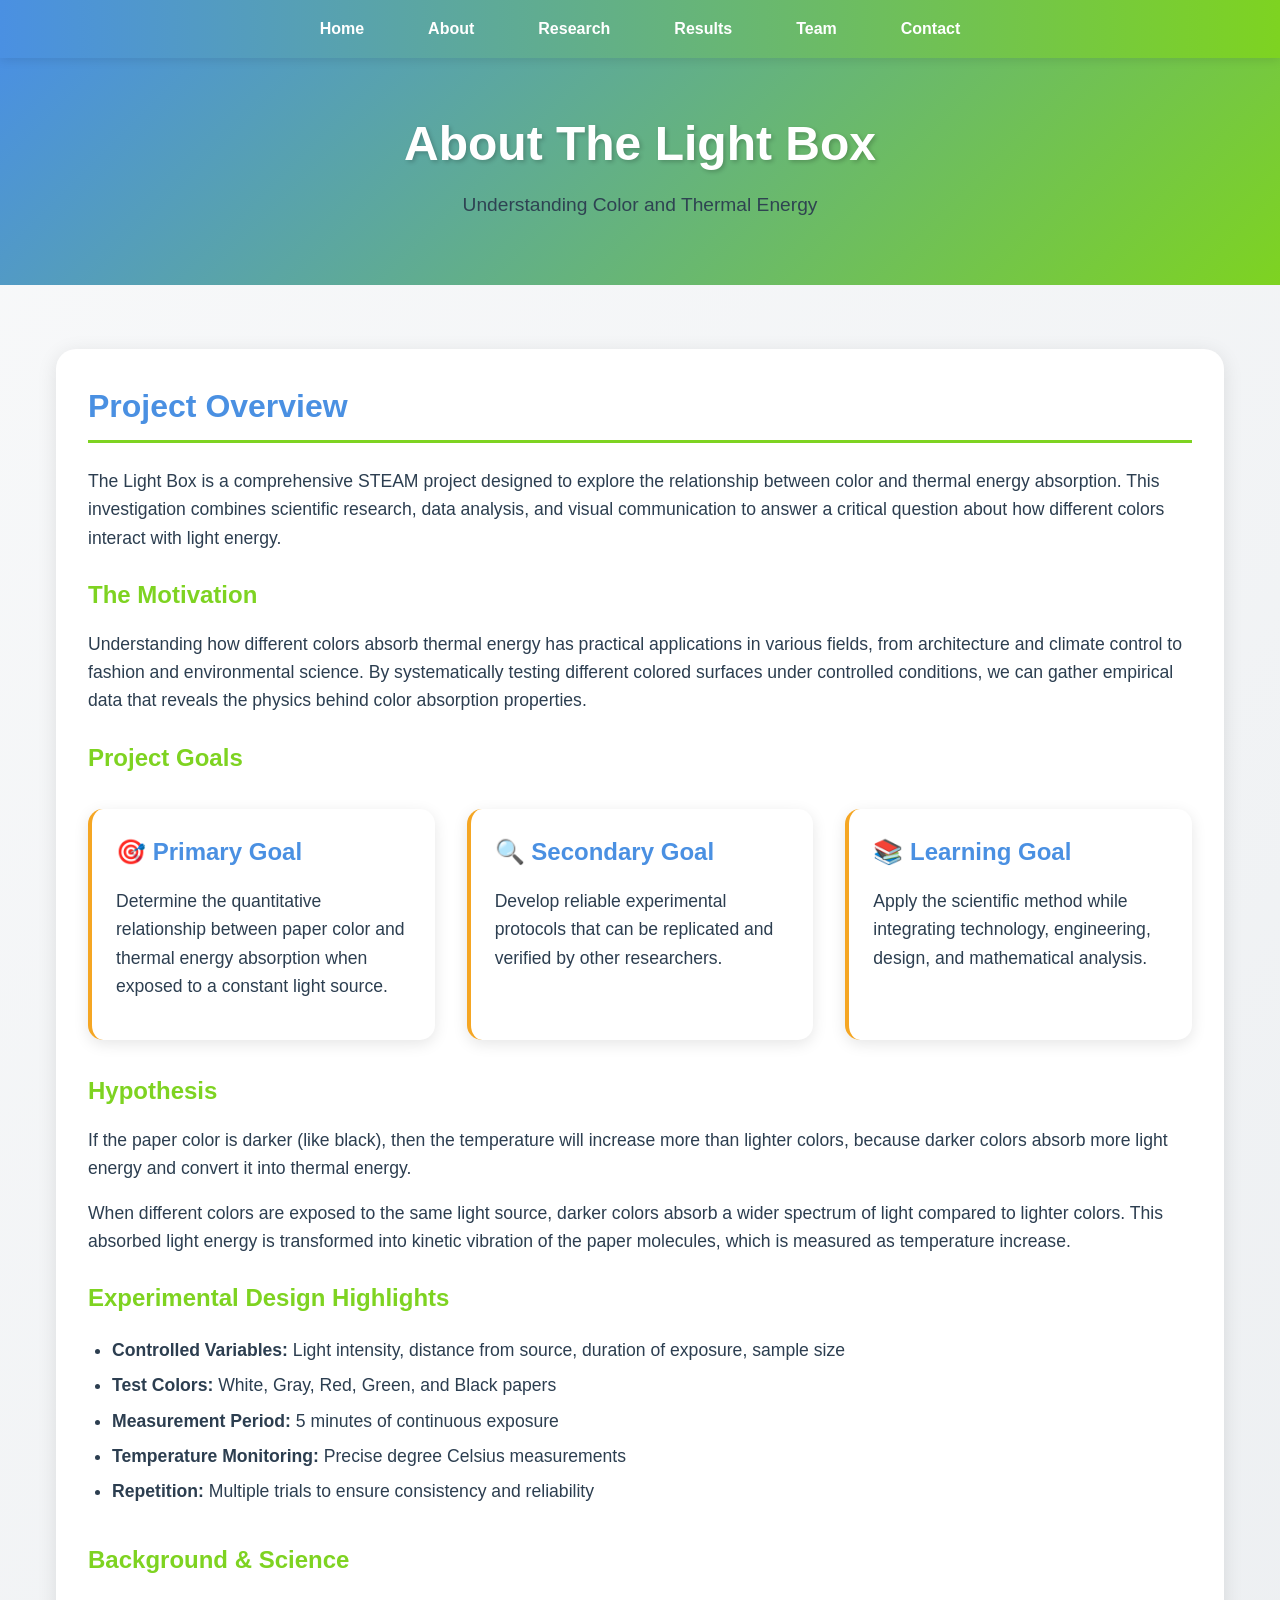
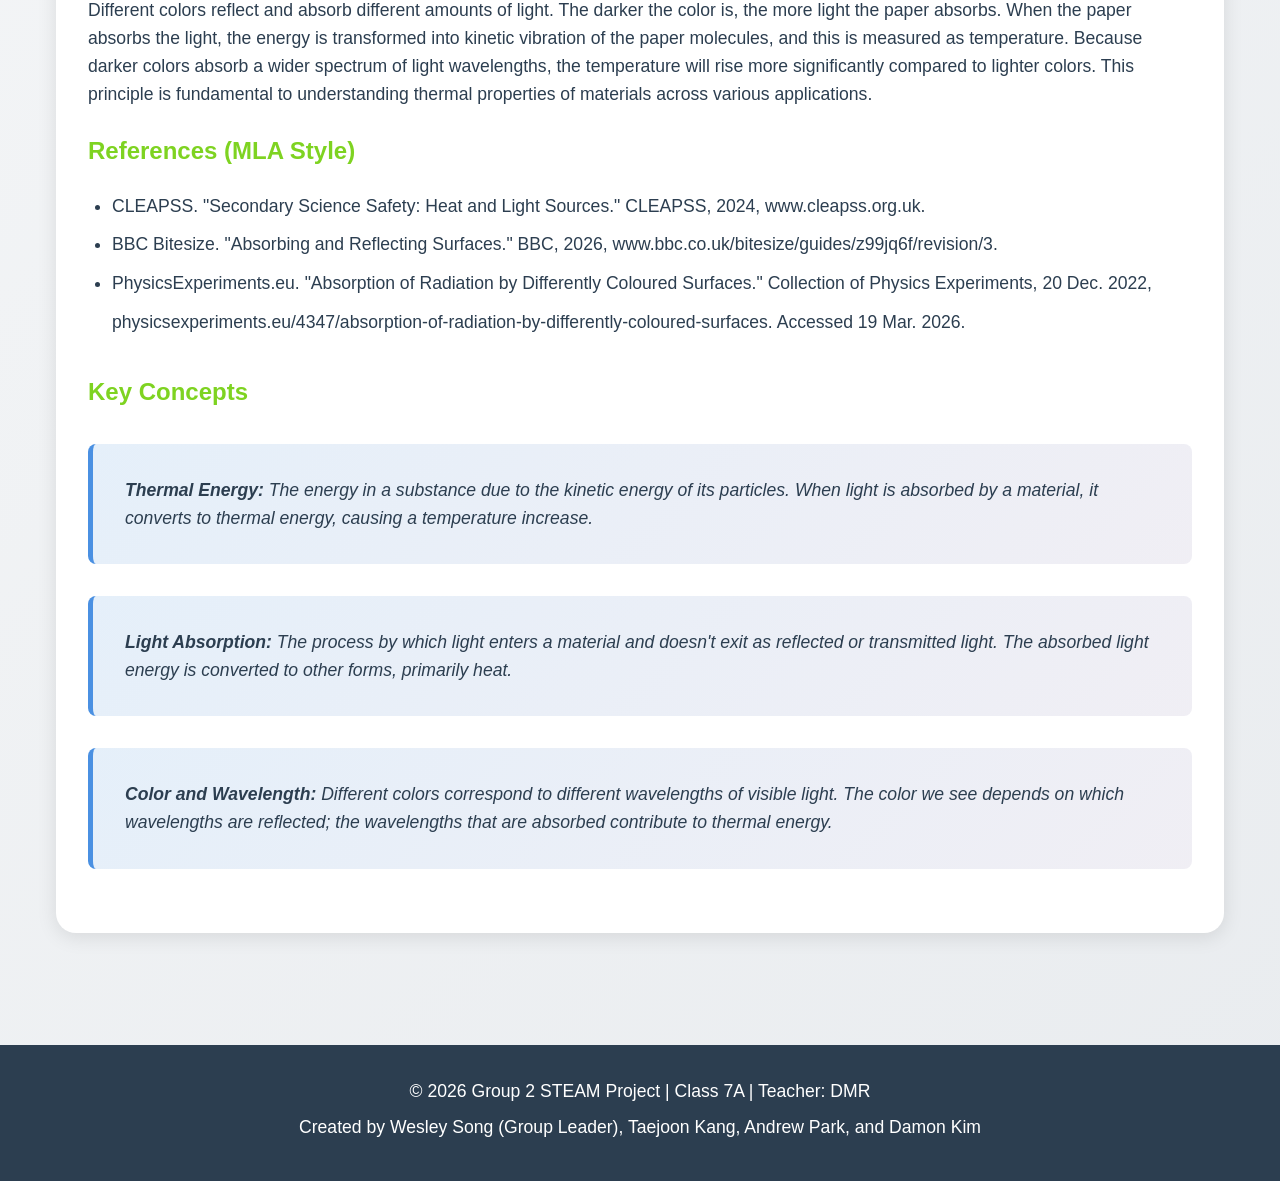
<file: about.html>
<!DOCTYPE html>
<html lang="en">
<head>
    <meta charset="UTF-8">
    <meta name="viewport" content="width=device-width, initial-scale=1.0">
    <title>About - The Light Box Project</title>
    <link rel="stylesheet" href="style.css">
</head>
<body>
    <!-- Navigation -->
    <nav>
        <ul>
            <li><a href="index.html">Home</a></li>
            <li><a href="about.html">About</a></li>
            <li><a href="methodology.html">Research</a></li>
            <li><a href="results.html">Results</a></li>
            <li><a href="team.html">Team</a></li>
            <li><a href="contact.html">Contact</a></li>
        </ul>
    </nav>

    <!-- Header -->
    <header>
        <h1>About The Light Box</h1>
        <p>Understanding Color and Thermal Energy</p>
    </header>

    <!-- Main Content -->
    <div class="container">
        <div class="content">
            <h2>Project Overview</h2>
            <p>
                <span class="highlight">The Light Box</span> is a comprehensive STEAM project designed to explore the relationship between color and thermal energy absorption. This investigation combines scientific research, data analysis, and visual communication to answer a critical question about how different colors interact with light energy.
            </p>

            <h3>The Motivation</h3>
            <p>
                Understanding how different colors absorb thermal energy has practical applications in various fields, from architecture and climate control to fashion and environmental science. By systematically testing different colored surfaces under controlled conditions, we can gather empirical data that reveals the physics behind color absorption properties.
            </p>

            <h3>Project Goals</h3>
            <div class="cards-grid">
                <div class="card">
                    <h3>🎯 Primary Goal</h3>
                    <p>Determine the quantitative relationship between paper color and thermal energy absorption when exposed to a constant light source.</p>
                </div>
                <div class="card">
                    <h3>🔍 Secondary Goal</h3>
                    <p>Develop reliable experimental protocols that can be replicated and verified by other researchers.</p>
                </div>
                <div class="card">
                    <h3>📚 Learning Goal</h3>
                    <p>Apply the scientific method while integrating technology, engineering, design, and mathematical analysis.</p>
                </div>
            </div>

            <h3>Hypothesis</h3>
            <p>
                <span class="highlight">If the paper color is darker (like black), then the temperature will increase more than lighter colors, because darker colors absorb more light energy and convert it into thermal energy.</span>
            </p>
            <p>
                When different colors are exposed to the same light source, darker colors absorb a wider spectrum of light compared to lighter colors. This absorbed light energy is transformed into kinetic vibration of the paper molecules, which is measured as temperature increase.
            </p>

            <h3>Experimental Design Highlights</h3>
            <ul style="font-size: 1.1rem; line-height: 2; margin-left: 1.5rem; margin-bottom: 2rem;">
                <li><strong>Controlled Variables:</strong> Light intensity, distance from source, duration of exposure, sample size</li>
                <li><strong>Test Colors:</strong> White, Gray, Red, Green, and Black papers</li>
                <li><strong>Measurement Period:</strong> 5 minutes of continuous exposure</li>
                <li><strong>Temperature Monitoring:</strong> Precise degree Celsius measurements</li>
                <li><strong>Repetition:</strong> Multiple trials to ensure consistency and reliability</li>
            </ul>

            <h3>Background & Science</h3>
            <p>
                Different colors reflect and absorb different amounts of light. The darker the color is, the more light the paper absorbs. When the paper absorbs the light, the energy is transformed into kinetic vibration of the paper molecules, and this is measured as temperature. Because darker colors absorb a wider spectrum of light wavelengths, the temperature will rise more significantly compared to lighter colors. This principle is fundamental to understanding thermal properties of materials across various applications.
            </p>

            <h3>References (MLA Style)</h3>
            <ul style="font-size: 1.1rem; line-height: 2.2; margin-left: 1.5rem; margin-bottom: 2rem;">
                <li>CLEAPSS. "Secondary Science Safety: Heat and Light Sources." CLEAPSS, 2024, www.cleapss.org.uk.</li>
                <li>BBC Bitesize. "Absorbing and Reflecting Surfaces." BBC, 2026, www.bbc.co.uk/bitesize/guides/z99jq6f/revision/3.</li>
                <li>PhysicsExperiments.eu. "Absorption of Radiation by Differently Coloured Surfaces." Collection of Physics Experiments, 20 Dec. 2022, physicsexperiments.eu/4347/absorption-of-radiation-by-differently-coloured-surfaces. Accessed 19 Mar. 2026.</li>
            </ul>

            <h3>Key Concepts</h3>
            <div class="research-box">
                <strong>Thermal Energy:</strong> The energy in a substance due to the kinetic energy of its particles. When light is absorbed by a material, it converts to thermal energy, causing a temperature increase.
            </div>

            <div class="research-box">
                <strong>Light Absorption:</strong> The process by which light enters a material and doesn't exit as reflected or transmitted light. The absorbed light energy is converted to other forms, primarily heat.
            </div>

            <div class="research-box">
                <strong>Color and Wavelength:</strong> Different colors correspond to different wavelengths of visible light. The color we see depends on which wavelengths are reflected; the wavelengths that are absorbed contribute to thermal energy.
            </div>
        </div>
    </div>

    <!-- Footer -->
    <footer>
        <p>&copy; 2026 Group 2 STEAM Project | Class 7A | Teacher: DMR</p>
        <p>Created by Wesley Song (Group Leader), Taejoon Kang, Andrew Park, and Damon Kim</p>
    </footer>
</body>
</html>
</file>
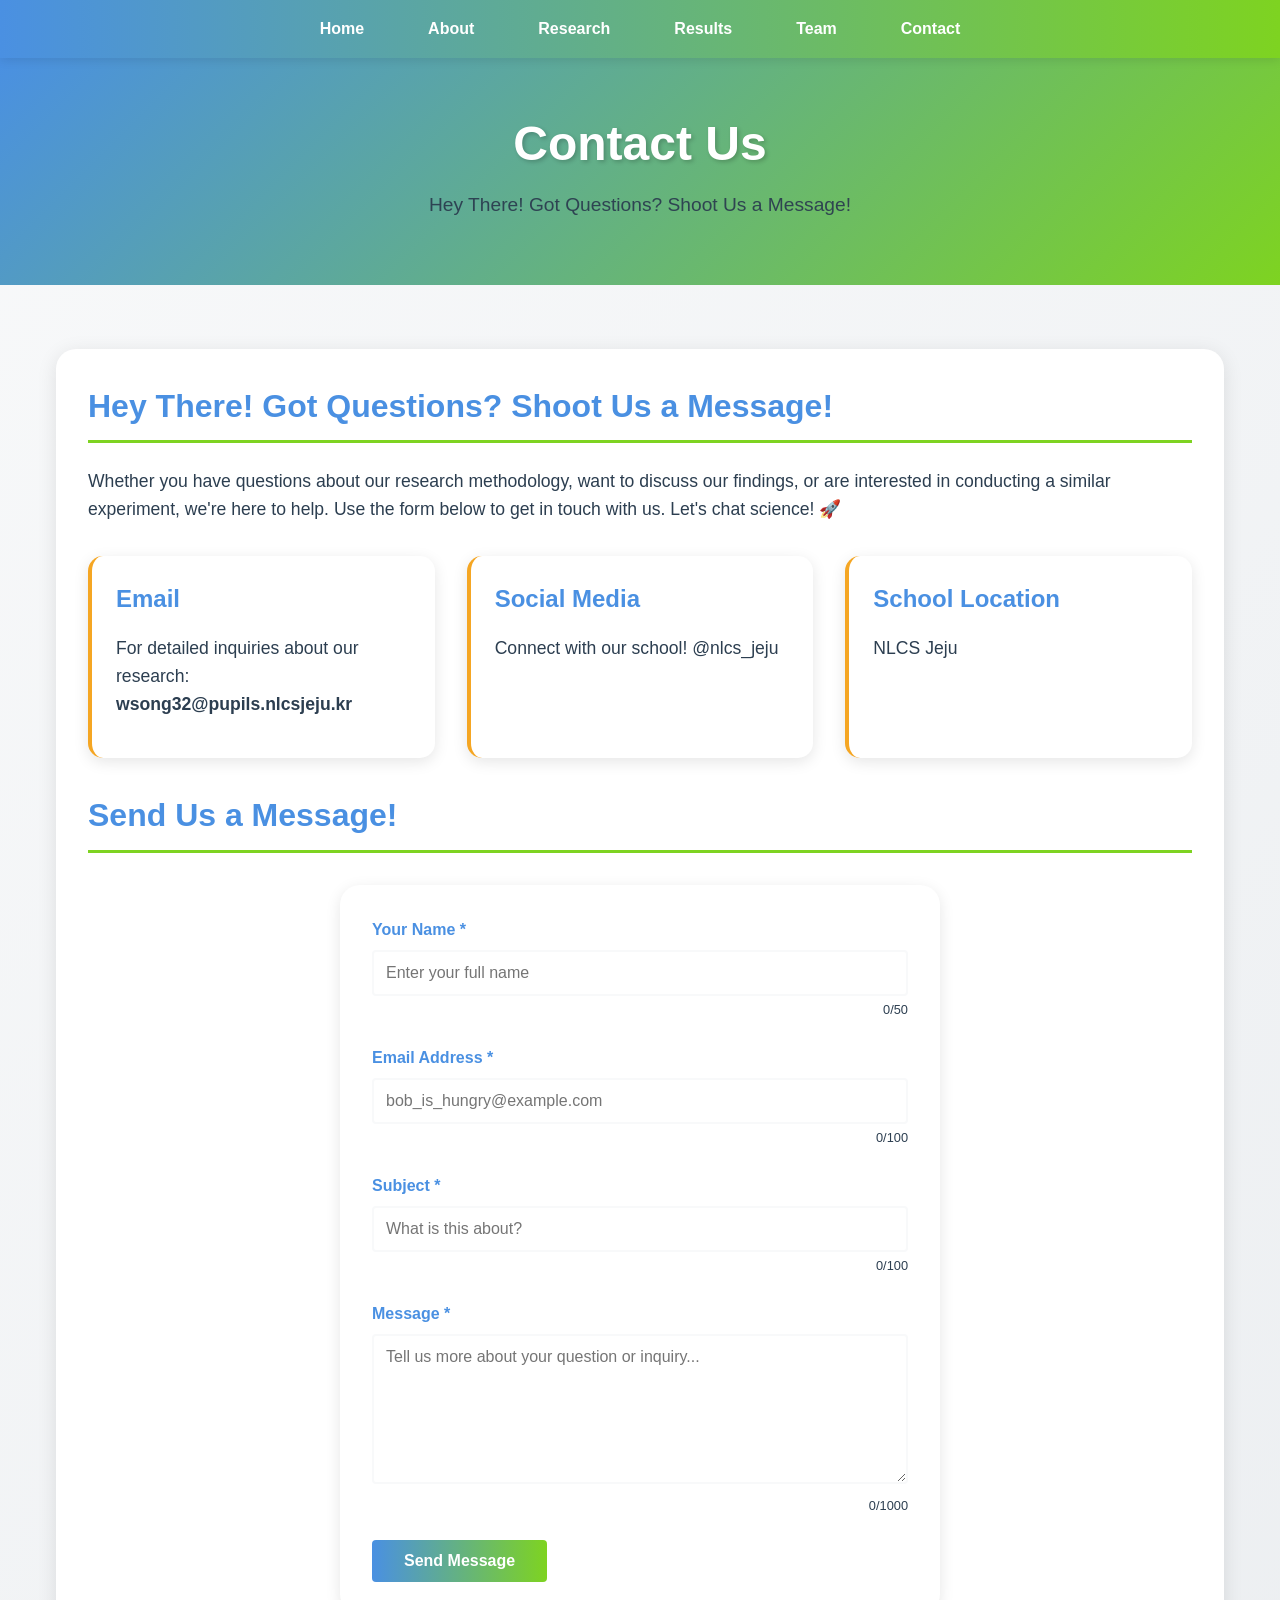
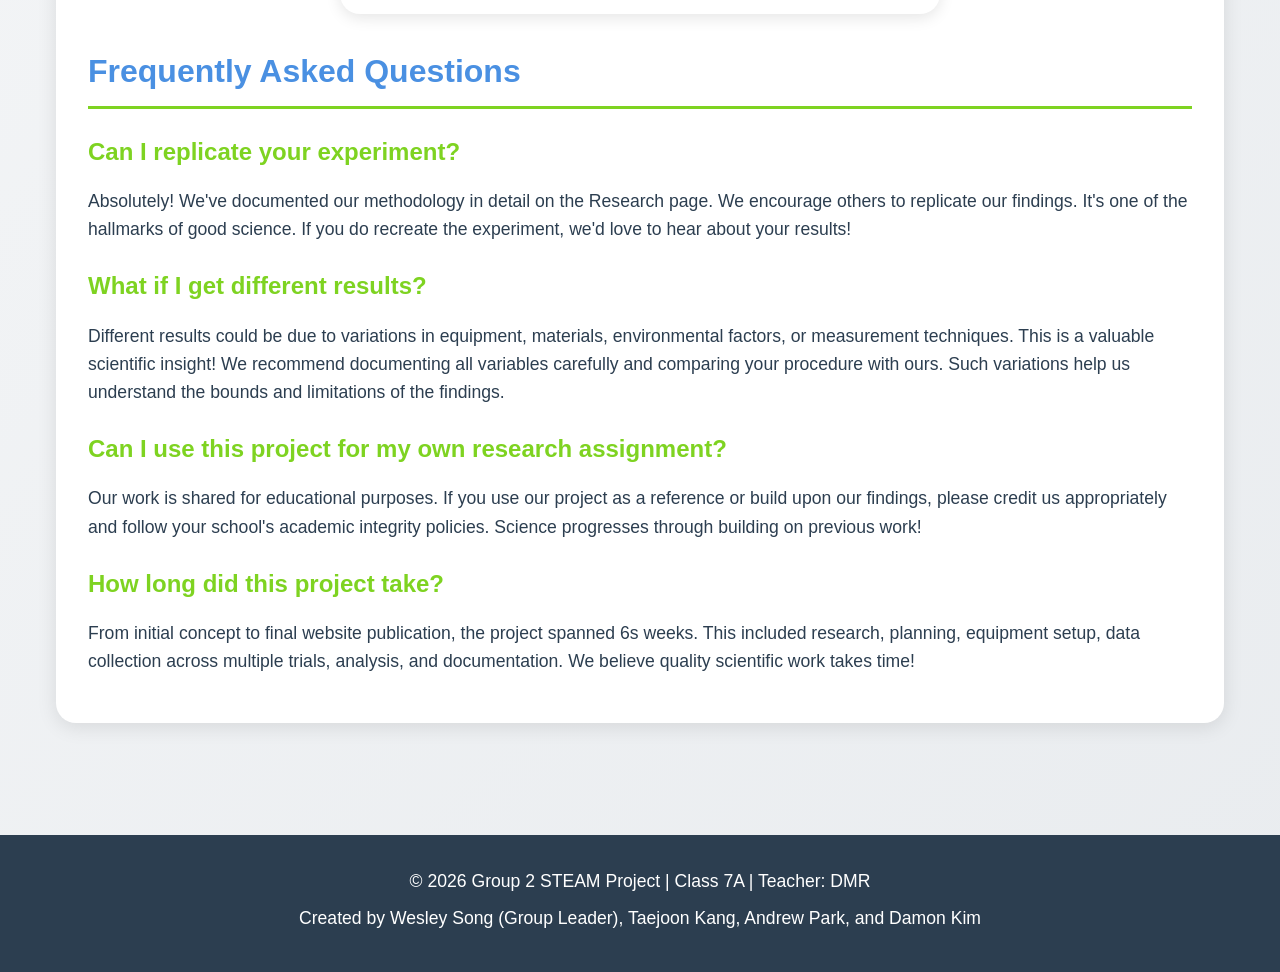
<file: contact.html>
<!DOCTYPE html>
<html lang="en">
<head>
    <meta charset="UTF-8">
    <meta name="viewport" content="width=device-width, initial-scale=1.0">
    <title>Contact - The Light Box Project</title>
    <link rel="stylesheet" href="style.css">
</head>
<body>
    <!-- Navigation -->
    <nav>
        <ul>
            <li><a href="index.html">Home</a></li>
            <li><a href="about.html">About</a></li>
            <li><a href="methodology.html">Research</a></li>
            <li><a href="results.html">Results</a></li>
            <li><a href="team.html">Team</a></li>
            <li><a href="contact.html">Contact</a></li>
        </ul>
    </nav>

    <!-- Header -->
    <header>
        <h1>Contact Us</h1>
        <p>Hey There! Got Questions? Shoot Us a Message!</p>
    </header>

    <!-- Main Content -->
    <div class="container">
        <div class="content">
            <h2>Hey There! Got Questions? Shoot Us a Message!</h2>
            <p>
                Whether you have questions about our research methodology, want to discuss our findings, or are interested in conducting a similar experiment, we're here to help. Use the form below to get in touch with us. Let's chat science! 🚀
            </p>

            <div class="cards-grid">
                <div class="card">
                    <h3>Email</h3>
                    <p>For detailed inquiries about our research:<br>
                    <strong>wsong32@pupils.nlcsjeju.kr</strong></p>
                </div>
                <div class="card">
                    <h3>Social Media</h3>
                    <p>Connect with our school! @nlcs_jeju</p>
                </div>
                <div class="card">
                    <h3>School Location</h3>
                    <p>NLCS Jeju</p>
                </div>
            </div>

            <h2 style="margin-top: 2rem;">Send Us a Message!</h2>
            <form class="contact-form" action="https://formsubmit.co/wsong32@pupils.nlcsjeju.kr" method="POST">
                <div class="form-group">
                    <label for="name">Your Name *</label>
                    <input 
                        type="text" 
                        id="name" 
                        name="name" 
                        required
                        placeholder="Enter your full name"
                    >
                </div>

                <div class="form-group">
                    <label for="email">Email Address *</label>
                    <input 
                        type="email" 
                        id="email" 
                        name="email" 
                        required
                        placeholder="bob_is_hungry@example.com"
                    >
                </div>

                <div class="form-group">
                    <label for="subject">Subject *</label>
                    <input 
                        type="text" 
                        id="subject" 
                        name="subject" 
                        required
                        placeholder="What is this about?"
                    >
                </div>

                <div class="form-group">
                    <label for="message">Message *</label>
                    <textarea 
                        id="message" 
                        name="message" 
                        required
                        placeholder="Tell us more about your question or inquiry..."
                    ></textarea>
                </div>

                <button type="submit">Send Message</button>
            </form>

            <h2 style="margin-top: 2rem;">Frequently Asked Questions</h2>
            <div style="margin-top: 1.5rem;">
                <h3>Can I replicate your experiment?</h3>
                <p>
                    Absolutely! We've documented our methodology in detail on the Research page. We encourage others to replicate our findings. It's one of the hallmarks of good science. If you do recreate the experiment, we'd love to hear about your results!
                </p>

                <h3 style="margin-top: 1.5rem;">What if I get different results?</h3>
                <p>
                    Different results could be due to variations in equipment, materials, environmental factors, or measurement techniques. This is a valuable scientific insight! We recommend documenting all variables carefully and comparing your procedure with ours. Such variations help us understand the bounds and limitations of the findings.
                </p>

                <h3 style="margin-top: 1.5rem;">Can I use this project for my own research assignment?</h3>
                <p>
                    Our work is shared for educational purposes. If you use our project as a reference or build upon our findings, please credit us appropriately and follow your school's academic integrity policies. Science progresses through building on previous work!
                </p>
                <h3 style="margin-top: 1.5rem;">How long did this project take?</h3>
                <p>
                    From initial concept to final website publication, the project spanned 6s weeks. This included research, planning, equipment setup, data collection across multiple trials, analysis, and documentation. We believe quality scientific work takes time!
                </p>
            </div>
        </div>
    </div>

    <footer>
        <p>&copy; 2026 Group 2 STEAM Project | Class 7A | Teacher: DMR</p>
        <p>Created by Wesley Song (Group Leader), Taejoon Kang, Andrew Park, and Damon Kim</p>
    </footer>

    <script>
        // Character limits
        const limits = {
            name: 50,
            email: 100,
            subject: 100,
            message: 1000
        };

        // Initialize counters and validation
        document.addEventListener('DOMContentLoaded', function() {
            // Add counters to inputs
            addCharacterCounters();
            
            // Add real-time validation
            addValidationListeners();
        });

        function addCharacterCounters() {
            const inputs = ['name', 'email', 'subject', 'message'];
            
            inputs.forEach(id => {
                const input = document.getElementById(id);
                const counter = document.createElement('div');
                counter.className = 'char-counter';
                counter.id = `${id}-counter`;
                input.parentNode.appendChild(counter);
                
                // Initial count
                updateCounter(id);
                
                // Update on input
                input.addEventListener('input', () => updateCounter(id));
            });
        }

        function updateCounter(id) {
            const input = document.getElementById(id);
            const counter = document.getElementById(`${id}-counter`);
            const length = input.value.length;
            const limit = limits[id];
            
            counter.textContent = `${length}/${limit}`;
            
            // Color coding
            counter.classList.remove('warning', 'error');
            if (length > limit * 0.9) {
                counter.classList.add('error');
            } else if (length > limit * 0.8) {
                counter.classList.add('warning');
            }
        }

        function addValidationListeners() {
            const form = document.querySelector('.contact-form');
            
            form.addEventListener('submit', function(e) {
                if (!validateForm()) {
                    e.preventDefault();
                    return false;
                }
            });
            
            // Real-time email validation
            const emailInput = document.getElementById('email');
            emailInput.addEventListener('blur', validateEmail);
        }

        function validateForm() {
            let isValid = true;
            
            // Check character limits
            Object.keys(limits).forEach(id => {
                const input = document.getElementById(id);
                if (input.value.length > limits[id]) {
                    showError(id, `Too long! Maximum ${limits[id]} characters.`);
                    isValid = false;
                } else {
                    hideError(id);
                }
            });
            
            // Email validation
            if (!validateEmailFormat()) {
                isValid = false;
            }
            
            // Content filtering
            if (!validateContent()) {
                isValid = false;
            }
            
            return isValid;
        }

        function validateEmailFormat() {
            const email = document.getElementById('email').value;
            const emailRegex = /^[^\s@]+@[^\s@]+\.[^\s@]+$/;
            
            if (!emailRegex.test(email)) {
                showError('email', 'Please enter a valid email address.');
                return false;
            } else {
                hideError('email');
                return true;
            }
        }

        function validateEmail() {
            validateEmailFormat();
        }

        function validateContent() {
            const inputs = ['name', 'subject', 'message'];
            let isValid = true;
            
            inputs.forEach(id => {
                const input = document.getElementById(id);
                const content = input.value;
                
                // Check for XML/HTML injection attempts
                if (/<[^>]*>/.test(content)) {
                    showError(id, 'HTML/XML tags are not allowed.');
                    isValid = false;
                } else {
                    hideError(id);
                }
            });
            
            return isValid;
        }

        function showError(id, message) {
            let errorElement = document.getElementById(`${id}-error`);
            if (!errorElement) {
                errorElement = document.createElement('div');
                errorElement.className = 'error-message';
                errorElement.id = `${id}-error`;
                document.getElementById(id).parentNode.appendChild(errorElement);
            }
            errorElement.textContent = message;
            errorElement.classList.add('visible');
        }

        function hideError(id) {
            const errorElement = document.getElementById(`${id}-error`);
            if (errorElement) {
                errorElement.classList.remove('visible');
            }
        }
    </script>
</body>
</html>
</file>
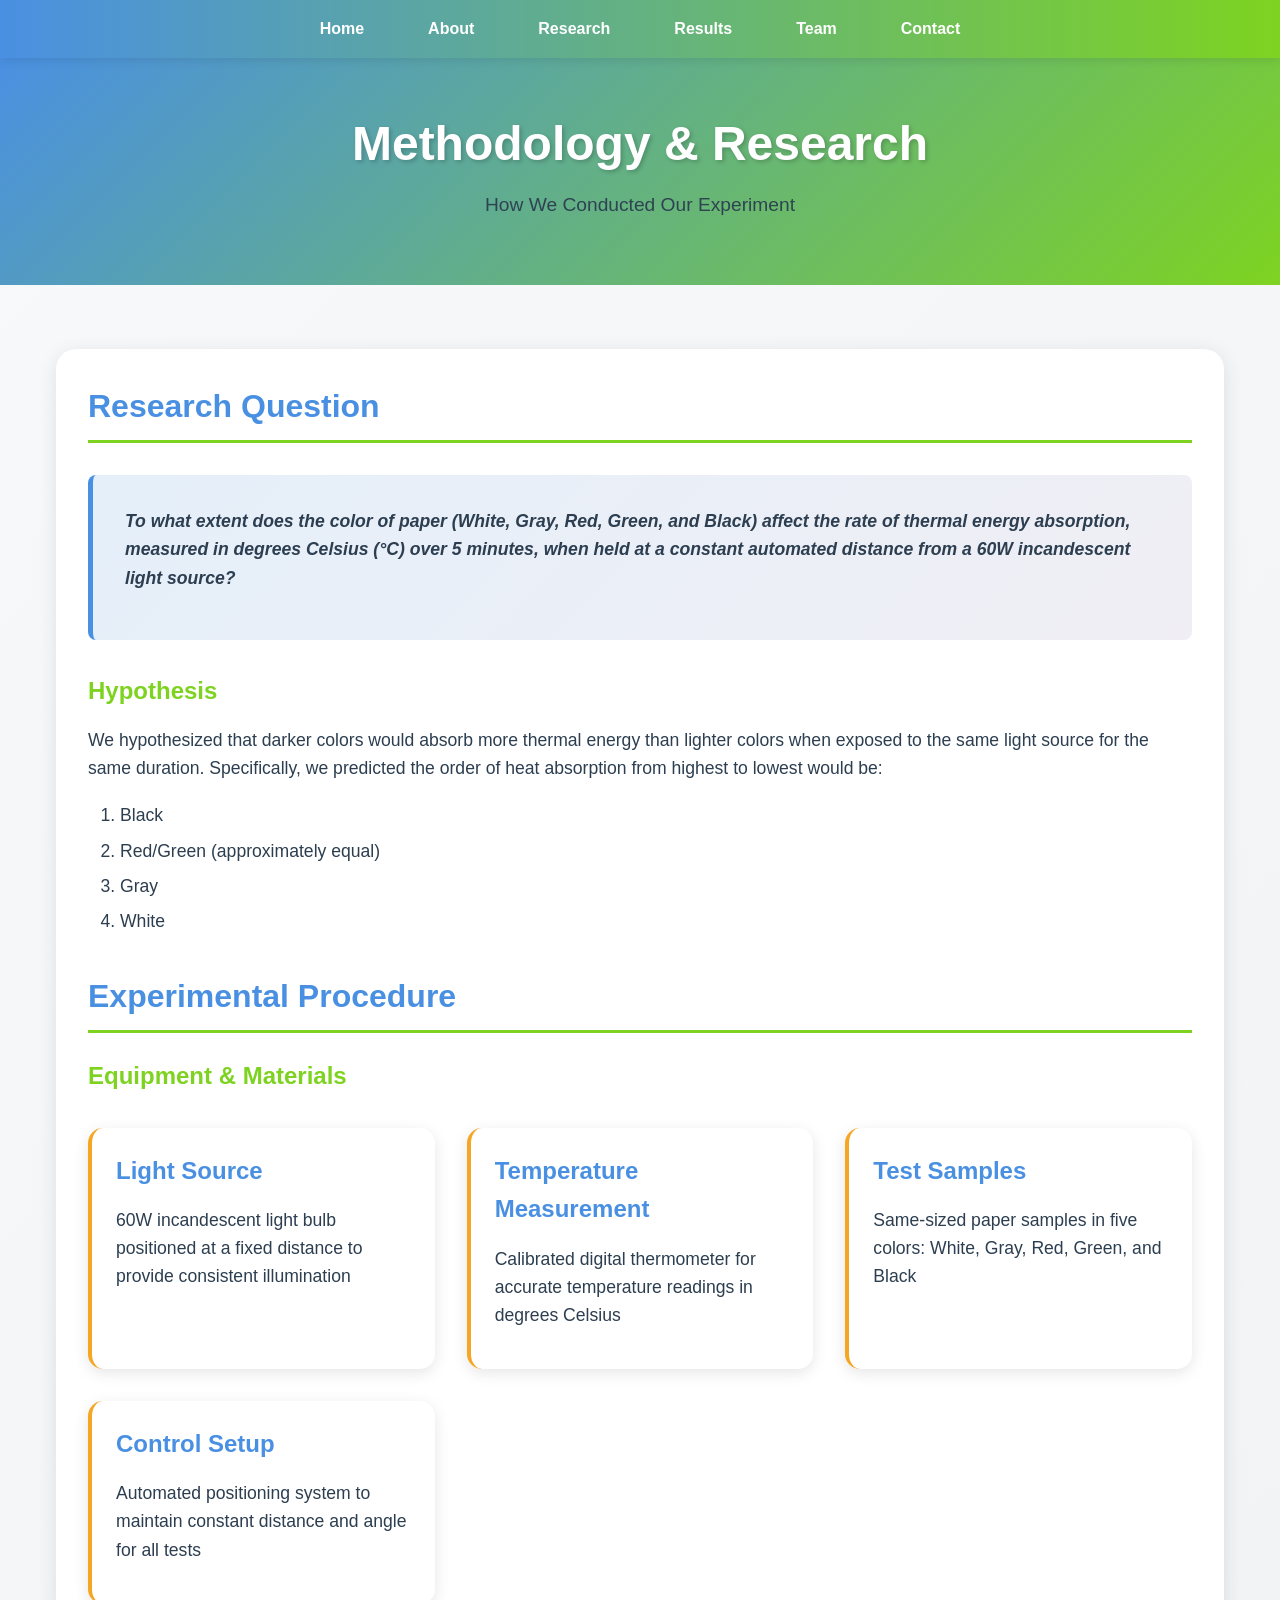
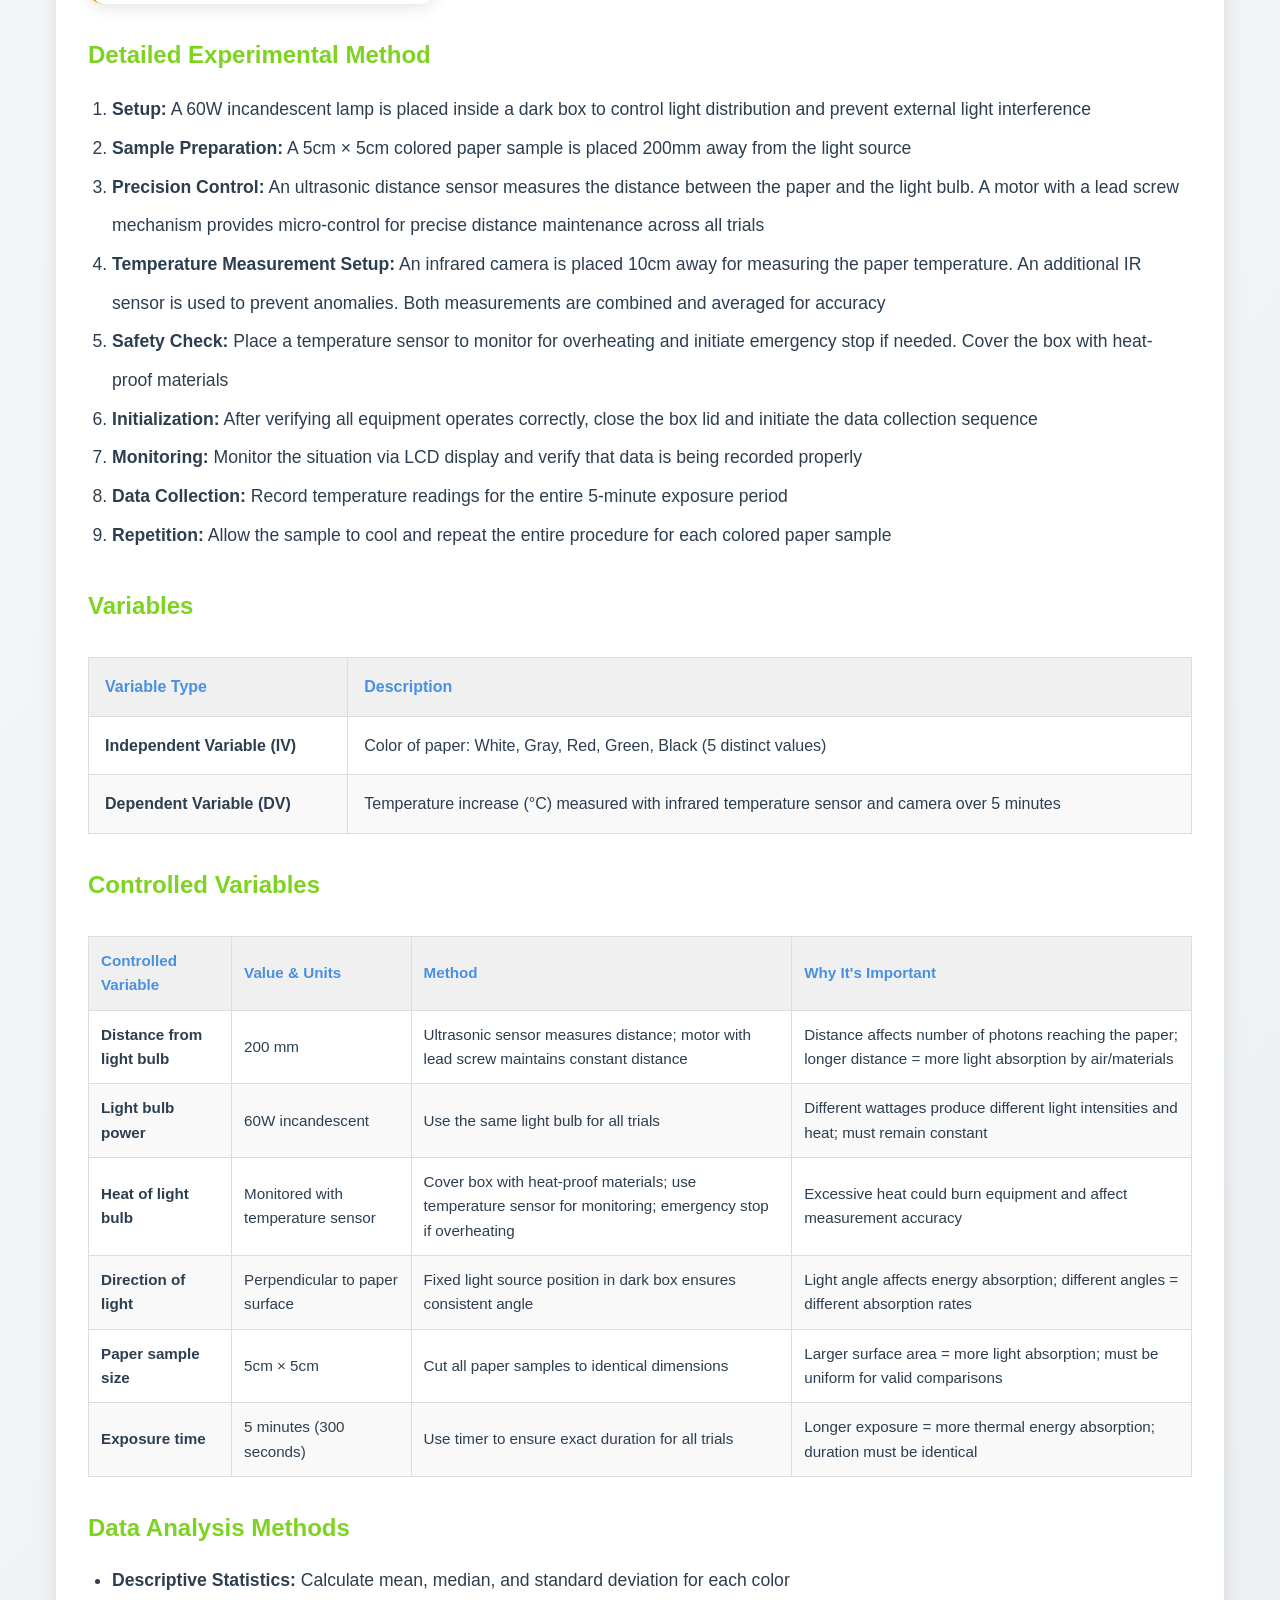
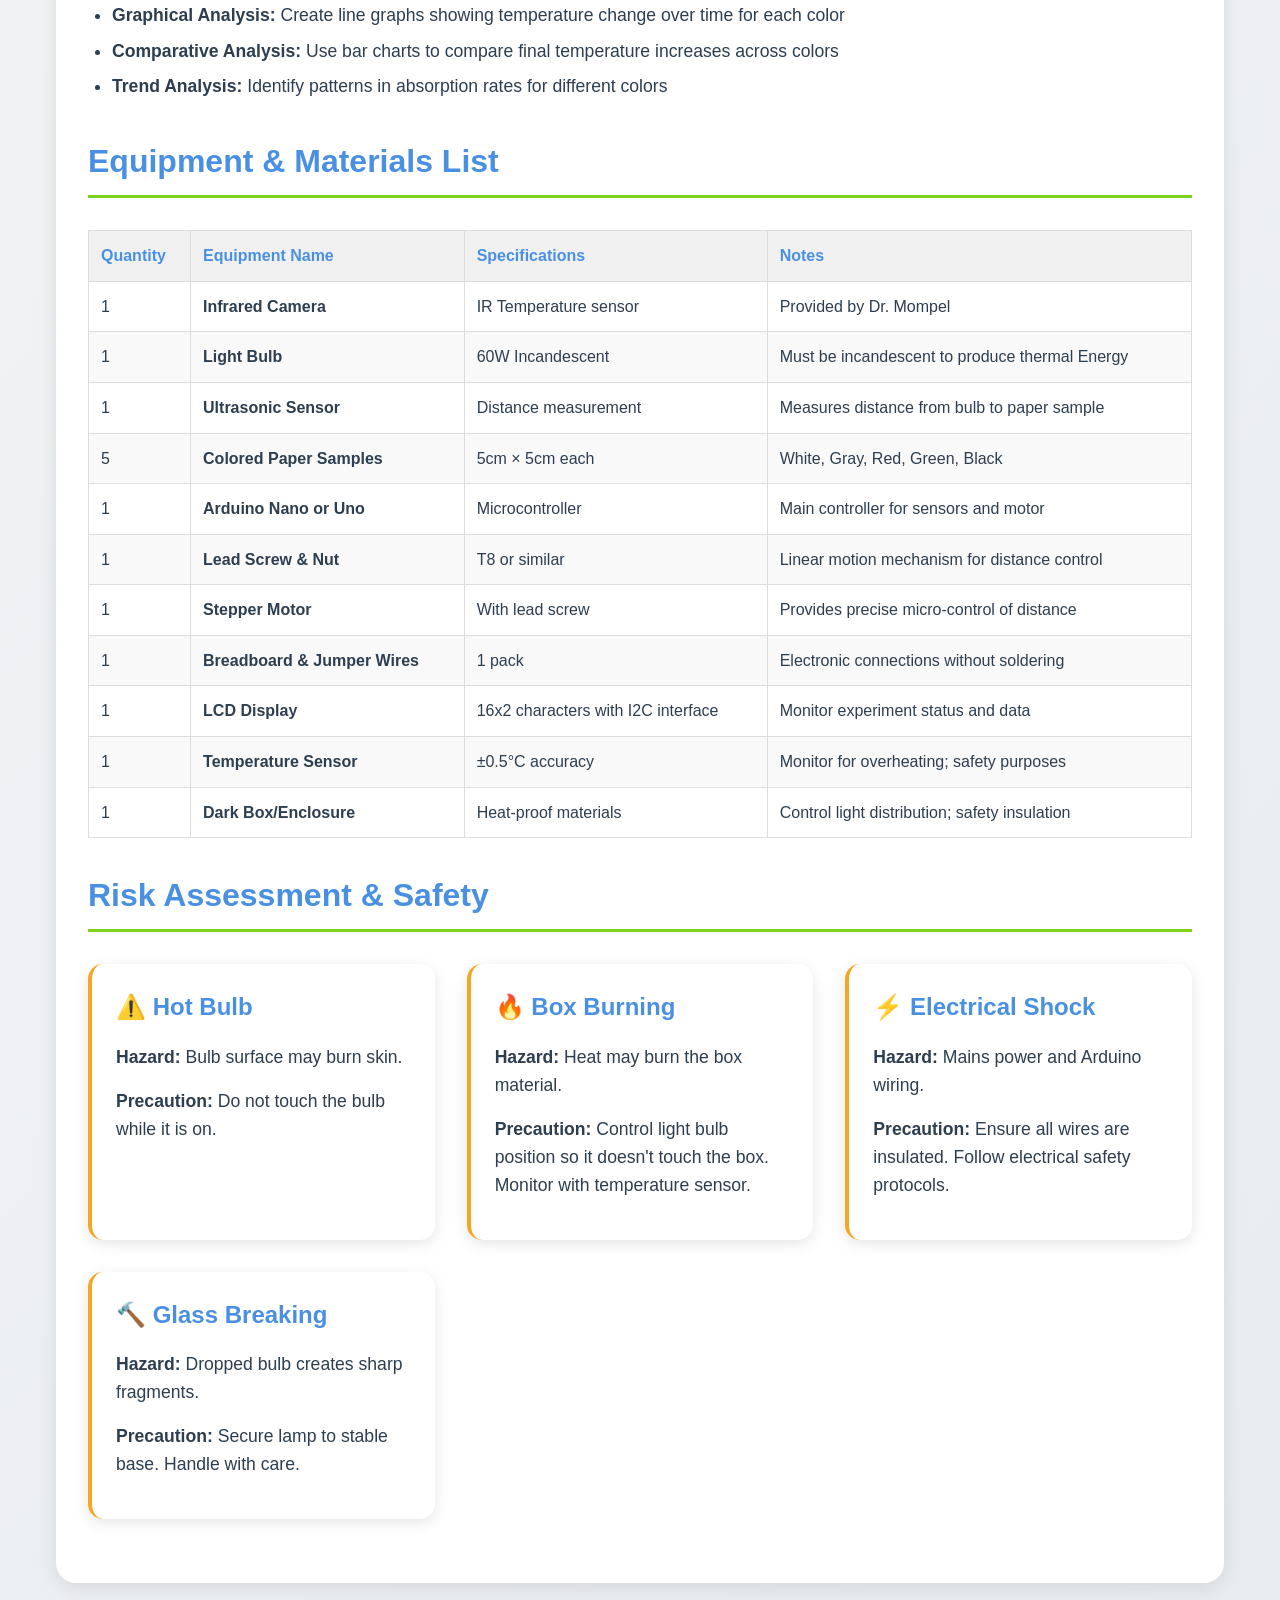
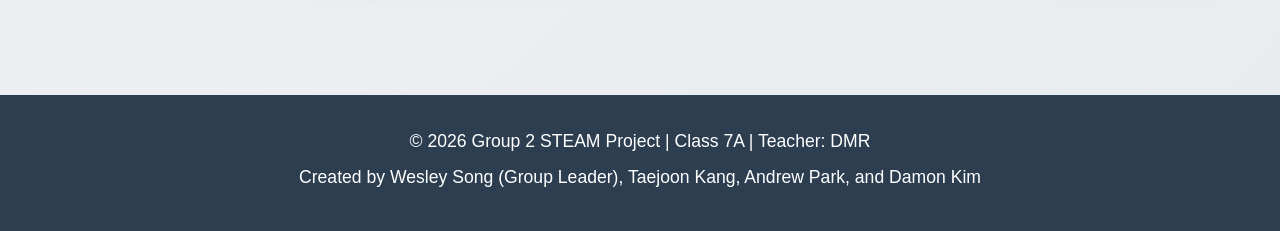
<file: methodology.html>
<!DOCTYPE html>
<html lang="en">
<head>
    <meta charset="UTF-8">
    <meta name="viewport" content="width=device-width, initial-scale=1.0">
    <title>Methodology & Research - The Light Box</title>
    <link rel="stylesheet" href="style.css">
</head>
<body>
    <!-- Navigation -->
    <nav>
        <ul>
            <li><a href="index.html">Home</a></li>
            <li><a href="about.html">About</a></li>
            <li><a href="methodology.html">Research</a></li>
            <li><a href="results.html">Results</a></li>
            <li><a href="team.html">Team</a></li>
            <li><a href="contact.html">Contact</a></li>
        </ul>
    </nav>

    <!-- Header -->
    <header>
        <h1>Methodology & Research</h1>
        <p>How We Conducted Our Experiment</p>
    </header>

    <!-- Main Content -->
    <div class="container">
        <div class="content">
            <h2>Research Question</h2>
            <div class="research-box">
                <p>
                    <strong>To what extent does the color of paper (White, Gray, Red, Green, and Black) affect the rate of thermal energy absorption, measured in degrees Celsius (°C) over 5 minutes, when held at a constant automated distance from a 60W incandescent light source?</strong>
                </p>
            </div>

            <h3>Hypothesis</h3>
            <p>
                We hypothesized that <span class="highlight">darker colors would absorb more thermal energy than lighter colors</span> when exposed to the same light source for the same duration. Specifically, we predicted the order of heat absorption from highest to lowest would be:
            </p>
            <ol style="font-size: 1.1rem; line-height: 2; margin-left: 2rem; margin-bottom: 2rem;">
                <li>Black</li>
                <li>Red/Green (approximately equal)</li>
                <li>Gray</li>
                <li>White</li>
            </ol>

            <h2 style="margin-top: 2rem;">Experimental Procedure</h2>

            <h3>Equipment & Materials</h3>
            <div class="cards-grid">
                <div class="card">
                    <h3>Light Source</h3>
                    <p>60W incandescent light bulb positioned at a fixed distance to provide consistent illumination</p>
                </div>
                <div class="card">
                    <h3>Temperature Measurement</h3>
                    <p>Calibrated digital thermometer for accurate temperature readings in degrees Celsius</p>
                </div>
                <div class="card">
                    <h3>Test Samples</h3>
                    <p>Same-sized paper samples in five colors: White, Gray, Red, Green, and Black</p>
                </div>
                <div class="card">
                    <h3>Control Setup</h3>
                    <p>Automated positioning system to maintain constant distance and angle for all tests</p>
                </div>
            </div>

            <h3>Detailed Experimental Method</h3>
            <ol style="font-size: 1.1rem; line-height: 2.2; margin-left: 1.5rem; margin-bottom: 2rem;">
                <li><strong>Setup:</strong> A 60W incandescent lamp is placed inside a dark box to control light distribution and prevent external light interference</li>
                <li><strong>Sample Preparation:</strong> A 5cm × 5cm colored paper sample is placed 200mm away from the light source</li>
                <li><strong>Precision Control:</strong> An ultrasonic distance sensor measures the distance between the paper and the light bulb. A motor with a lead screw mechanism provides micro-control for precise distance maintenance across all trials</li>
                <li><strong>Temperature Measurement Setup:</strong> An infrared camera is placed 10cm away for measuring the paper temperature. An additional IR sensor is used to prevent anomalies. Both measurements are combined and averaged for accuracy</li>
                <li><strong>Safety Check:</strong> Place a temperature sensor to monitor for overheating and initiate emergency stop if needed. Cover the box with heat-proof materials</li>
                <li><strong>Initialization:</strong> After verifying all equipment operates correctly, close the box lid and initiate the data collection sequence</li>
                <li><strong>Monitoring:</strong> Monitor the situation via LCD display and verify that data is being recorded properly</li>
                <li><strong>Data Collection:</strong> Record temperature readings for the entire 5-minute exposure period</li>
                <li><strong>Repetition:</strong> Allow the sample to cool and repeat the entire procedure for each colored paper sample</li>
            </ol>

            <h3>Variables</h3>
            <table style="width: 100%; border-collapse: collapse; margin: 2rem 0; font-size: 1rem;">
                <tr style="background-color: #f0f0f0;">
                    <th style="text-align: left; padding: 1rem; border: 1px solid #ddd; color: var(--primary-blue);"><strong>Variable Type</strong></th>
                    <th style="text-align: left; padding: 1rem; border: 1px solid #ddd; color: var(--primary-blue);"><strong>Description</strong></th>
                </tr>
                <tr>
                    <td style="padding: 1rem; border: 1px solid #ddd;"><strong>Independent Variable (IV)</strong></td>
                    <td style="padding: 1rem; border: 1px solid #ddd;">Color of paper: White, Gray, Red, Green, Black (5 distinct values)</td>
                </tr>
                <tr style="background-color: #f9f9f9;">
                    <td style="padding: 1rem; border: 1px solid #ddd;"><strong>Dependent Variable (DV)</strong></td>
                    <td style="padding: 1rem; border: 1px solid #ddd;">Temperature increase (°C) measured with infrared temperature sensor and camera over 5 minutes</td>
                </tr>
            </table>

            <h3>Controlled Variables</h3>
            <table style="width: 100%; border-collapse: collapse; margin: 2rem 0; font-size: 0.95rem;">
                <tr style="background-color: #f0f0f0;">
                    <th style="text-align: left; padding: 0.75rem; border: 1px solid #ddd; color: var(--primary-blue);"><strong>Controlled Variable</strong></th>
                    <th style="text-align: left; padding: 0.75rem; border: 1px solid #ddd; color: var(--primary-blue);"><strong>Value & Units</strong></th>
                    <th style="text-align: left; padding: 0.75rem; border: 1px solid #ddd; color: var(--primary-blue);"><strong>Method</strong></th>
                    <th style="text-align: left; padding: 0.75rem; border: 1px solid #ddd; color: var(--primary-blue);"><strong>Why It's Important</strong></th>
                </tr>
                <tr>
                    <td style="padding: 0.75rem; border: 1px solid #ddd;"><strong>Distance from light bulb</strong></td>
                    <td style="padding: 0.75rem; border: 1px solid #ddd;">200 mm</td>
                    <td style="padding: 0.75rem; border: 1px solid #ddd;">Ultrasonic sensor measures distance; motor with lead screw maintains constant distance</td>
                    <td style="padding: 0.75rem; border: 1px solid #ddd;">Distance affects number of photons reaching the paper; longer distance = more light absorption by air/materials</td>
                </tr>
                <tr style="background-color: #f9f9f9;">
                    <td style="padding: 0.75rem; border: 1px solid #ddd;"><strong>Light bulb power</strong></td>
                    <td style="padding: 0.75rem; border: 1px solid #ddd;">60W incandescent</td>
                    <td style="padding: 0.75rem; border: 1px solid #ddd;">Use the same light bulb for all trials</td>
                    <td style="padding: 0.75rem; border: 1px solid #ddd;">Different wattages produce different light intensities and heat; must remain constant</td>
                </tr>
                <tr>
                    <td style="padding: 0.75rem; border: 1px solid #ddd;"><strong>Heat of light bulb</strong></td>
                    <td style="padding: 0.75rem; border: 1px solid #ddd;">Monitored with temperature sensor</td>
                    <td style="padding: 0.75rem; border: 1px solid #ddd;">Cover box with heat-proof materials; use temperature sensor for monitoring; emergency stop if overheating</td>
                    <td style="padding: 0.75rem; border: 1px solid #ddd;">Excessive heat could burn equipment and affect measurement accuracy</td>
                </tr>
                <tr style="background-color: #f9f9f9;">
                    <td style="padding: 0.75rem; border: 1px solid #ddd;"><strong>Direction of light</strong></td>
                    <td style="padding: 0.75rem; border: 1px solid #ddd;">Perpendicular to paper surface</td>
                    <td style="padding: 0.75rem; border: 1px solid #ddd;">Fixed light source position in dark box ensures consistent angle</td>
                    <td style="padding: 0.75rem; border: 1px solid #ddd;">Light angle affects energy absorption; different angles = different absorption rates</td>
                </tr>
                <tr>
                    <td style="padding: 0.75rem; border: 1px solid #ddd;"><strong>Paper sample size</strong></td>
                    <td style="padding: 0.75rem; border: 1px solid #ddd;">5cm × 5cm</td>
                    <td style="padding: 0.75rem; border: 1px solid #ddd;">Cut all paper samples to identical dimensions</td>
                    <td style="padding: 0.75rem; border: 1px solid #ddd;">Larger surface area = more light absorption; must be uniform for valid comparisons</td>
                </tr>
                <tr style="background-color: #f9f9f9;">
                    <td style="padding: 0.75rem; border: 1px solid #ddd;"><strong>Exposure time</strong></td>
                    <td style="padding: 0.75rem; border: 1px solid #ddd;">5 minutes (300 seconds)</td>
                    <td style="padding: 0.75rem; border: 1px solid #ddd;">Use timer to ensure exact duration for all trials</td>
                    <td style="padding: 0.75rem; border: 1px solid #ddd;">Longer exposure = more thermal energy absorption; duration must be identical</td>
                </tr>
            </table>

            <h3>Data Analysis Methods</h3>
            <ul style="font-size: 1.1rem; line-height: 2; margin-left: 1.5rem; margin-bottom: 2rem;">
                <li><strong>Descriptive Statistics:</strong> Calculate mean, median, and standard deviation for each color</li>
                <li><strong>Graphical Analysis:</strong> Create line graphs showing temperature change over time for each color</li>
                <li><strong>Comparative Analysis:</strong> Use bar charts to compare final temperature increases across colors</li>
                <li><strong>Trend Analysis:</strong> Identify patterns in absorption rates for different colors</li>
            </ul>

            <h2 style="margin-top: 2rem;">Equipment & Materials List</h2>
            <table style="width: 100%; border-collapse: collapse; margin: 2rem 0; font-size: 1rem;">
                <tr style="background-color: #f0f0f0;">
                    <th style="text-align: left; padding: 0.75rem; border: 1px solid #ddd; color: var(--primary-blue);"><strong>Quantity</strong></th>
                    <th style="text-align: left; padding: 0.75rem; border: 1px solid #ddd; color: var(--primary-blue);"><strong>Equipment Name</strong></th>
                    <th style="text-align: left; padding: 0.75rem; border: 1px solid #ddd; color: var(--primary-blue);"><strong>Specifications</strong></th>
                    <th style="text-align: left; padding: 0.75rem; border: 1px solid #ddd; color: var(--primary-blue);"><strong>Notes</strong></th>
                </tr>
                <tr>
                    <td style="padding: 0.75rem; border: 1px solid #ddd;">1</td>
                    <td style="padding: 0.75rem; border: 1px solid #ddd;"><strong>Infrared Camera</strong></td>
                    <td style="padding: 0.75rem; border: 1px solid #ddd;">IR Temperature sensor</td>
                    <td style="padding: 0.75rem; border: 1px solid #ddd;">Provided by Dr. Mompel</td>
                </tr>
                <tr style="background-color: #f9f9f9;">
                    <td style="padding: 0.75rem; border: 1px solid #ddd;">1</td>
                    <td style="padding: 0.75rem; border: 1px solid #ddd;"><strong>Light Bulb</strong></td>
                    <td style="padding: 0.75rem; border: 1px solid #ddd;">60W Incandescent</td>
                    <td style="padding: 0.75rem; border: 1px solid #ddd;">Must be incandescent to produce thermal Energy</td>
                </tr>
                <tr>
                    <td style="padding: 0.75rem; border: 1px solid #ddd;">1</td>
                    <td style="padding: 0.75rem; border: 1px solid #ddd;"><strong>Ultrasonic Sensor</strong></td>
                    <td style="padding: 0.75rem; border: 1px solid #ddd;">Distance measurement</td>
                    <td style="padding: 0.75rem; border: 1px solid #ddd;">Measures distance from bulb to paper sample</td>
                </tr>
                <tr style="background-color: #f9f9f9;">
                    <td style="padding: 0.75rem; border: 1px solid #ddd;">5</td>
                    <td style="padding: 0.75rem; border: 1px solid #ddd;"><strong>Colored Paper Samples</strong></td>
                    <td style="padding: 0.75rem; border: 1px solid #ddd;">5cm × 5cm each</td>
                    <td style="padding: 0.75rem; border: 1px solid #ddd;">White, Gray, Red, Green, Black</td>
                </tr>
                <tr>
                    <td style="padding: 0.75rem; border: 1px solid #ddd;">1</td>
                    <td style="padding: 0.75rem; border: 1px solid #ddd;"><strong>Arduino Nano or Uno</strong></td>
                    <td style="padding: 0.75rem; border: 1px solid #ddd;">Microcontroller</td>
                    <td style="padding: 0.75rem; border: 1px solid #ddd;">Main controller for sensors and motor</td>
                </tr>
                <tr style="background-color: #f9f9f9;">
                    <td style="padding: 0.75rem; border: 1px solid #ddd;">1</td>
                    <td style="padding: 0.75rem; border: 1px solid #ddd;"><strong>Lead Screw & Nut</strong></td>
                    <td style="padding: 0.75rem; border: 1px solid #ddd;">T8 or similar</td>
                    <td style="padding: 0.75rem; border: 1px solid #ddd;">Linear motion mechanism for distance control</td>
                </tr>
                <tr>
                    <td style="padding: 0.75rem; border: 1px solid #ddd;">1</td>
                    <td style="padding: 0.75rem; border: 1px solid #ddd;"><strong>Stepper Motor</strong></td>
                    <td style="padding: 0.75rem; border: 1px solid #ddd;">With lead screw</td>
                    <td style="padding: 0.75rem; border: 1px solid #ddd;">Provides precise micro-control of distance</td>
                </tr>
                <tr style="background-color: #f9f9f9;">
                    <td style="padding: 0.75rem; border: 1px solid #ddd;">1</td>
                    <td style="padding: 0.75rem; border: 1px solid #ddd;"><strong>Breadboard & Jumper Wires</strong></td>
                    <td style="padding: 0.75rem; border: 1px solid #ddd;">1 pack</td>
                    <td style="padding: 0.75rem; border: 1px solid #ddd;">Electronic connections without soldering</td>
                </tr>
                <tr>
                    <td style="padding: 0.75rem; border: 1px solid #ddd;">1</td>
                    <td style="padding: 0.75rem; border: 1px solid #ddd;"><strong>LCD Display</strong></td>
                    <td style="padding: 0.75rem; border: 1px solid #ddd;">16x2 characters with I2C interface</td>
                    <td style="padding: 0.75rem; border: 1px solid #ddd;">Monitor experiment status and data</td>
                </tr>
                <tr style="background-color: #f9f9f9;">
                    <td style="padding: 0.75rem; border: 1px solid #ddd;">1</td>
                    <td style="padding: 0.75rem; border: 1px solid #ddd;"><strong>Temperature Sensor</strong></td>
                    <td style="padding: 0.75rem; border: 1px solid #ddd;">±0.5°C accuracy</td>
                    <td style="padding: 0.75rem; border: 1px solid #ddd;">Monitor for overheating; safety purposes</td>
                </tr>
                <tr>
                    <td style="padding: 0.75rem; border: 1px solid #ddd;">1</td>
                    <td style="padding: 0.75rem; border: 1px solid #ddd;"><strong>Dark Box/Enclosure</strong></td>
                    <td style="padding: 0.75rem; border: 1px solid #ddd;">Heat-proof materials</td>
                    <td style="padding: 0.75rem; border: 1px solid #ddd;">Control light distribution; safety insulation</td>
                </tr>
            </table>

            <h2 style="margin-top: 2rem;">Risk Assessment & Safety</h2>
            <div class="cards-grid">
                <div class="card">
                    <h3>⚠️ Hot Bulb</h3>
                    <p><strong>Hazard:</strong> Bulb surface may burn skin.</p>
                    <p><strong>Precaution:</strong> Do not touch the bulb while it is on.</p>
                </div>
                <div class="card">
                    <h3>🔥 Box Burning</h3>
                    <p><strong>Hazard:</strong> Heat may burn the box material.</p>
                    <p><strong>Precaution:</strong> Control light bulb position so it doesn't touch the box. Monitor with temperature sensor.</p>
                </div>
                <div class="card">
                    <h3>⚡ Electrical Shock</h3>
                    <p><strong>Hazard:</strong> Mains power and Arduino wiring.</p>
                    <p><strong>Precaution:</strong> Ensure all wires are insulated. Follow electrical safety protocols.</p>
                </div>
                <div class="card">
                    <h3>🔨 Glass Breaking</h3>
                    <p><strong>Hazard:</strong> Dropped bulb creates sharp fragments.</p>
                    <p><strong>Precaution:</strong> Secure lamp to stable base. Handle with care.</p>
                </div>
            </div>
        </div>
    </div>

    <!-- Footer -->
    <footer>
        <p>&copy; 2026 Group 2 STEAM Project | Class 7A | Teacher: DMR</p>
        <p>Created by Wesley Song (Group Leader), Taejoon Kang, Andrew Park, and Damon Kim</p>
    </footer>
</body>
</html>
</file>
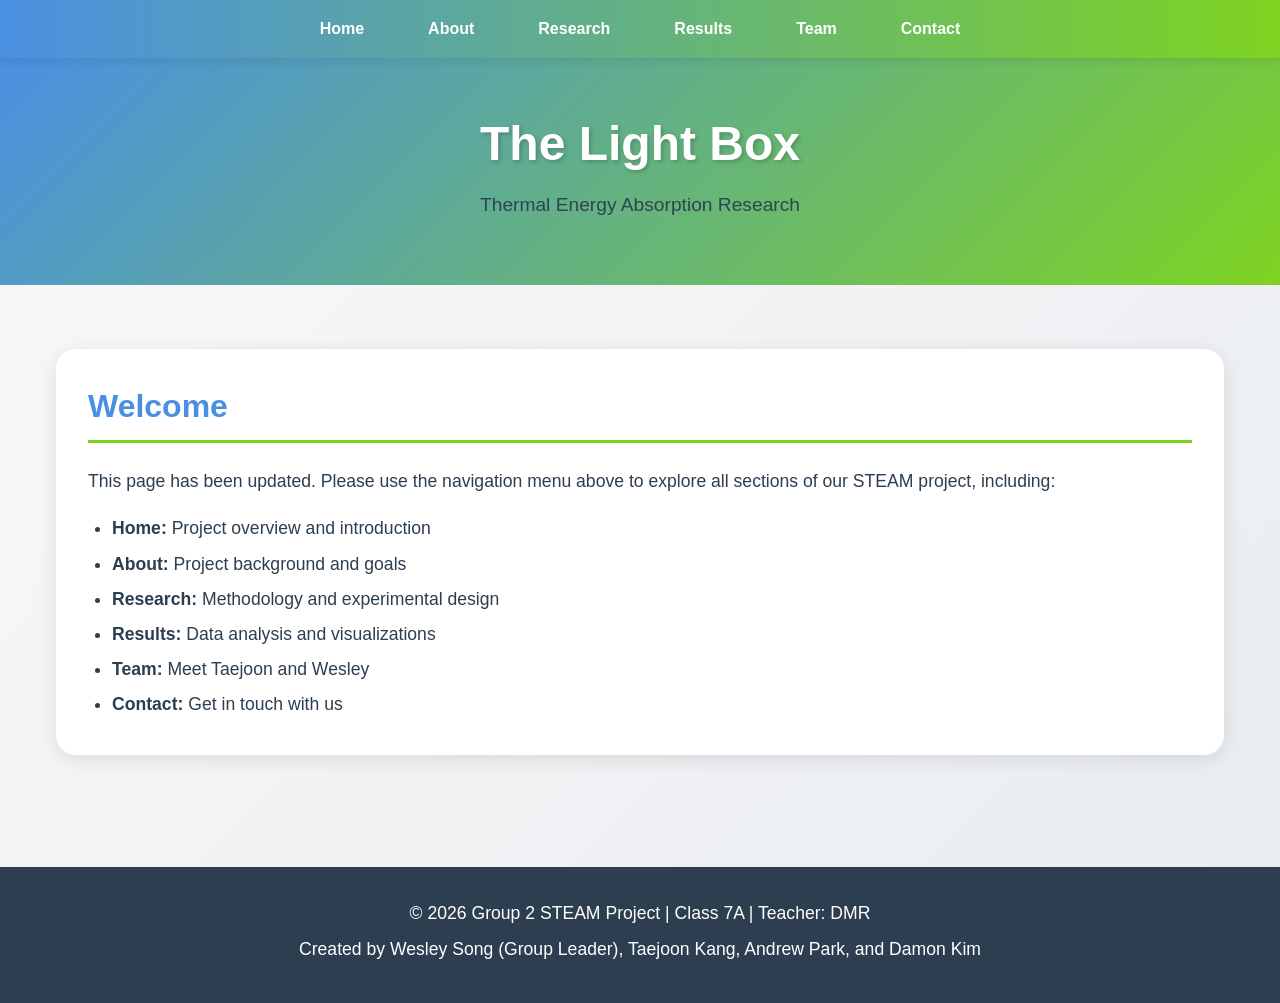
<file: page1.html>
<!DOCTYPE html>
<html lang="en">
<head>
    <meta charset="UTF-8">
    <meta name="viewport" content="width=device-width, initial-scale=1.0">
    <title>Results - The Light Box Project</title>
    <link rel="stylesheet" href="style.css">
</head>
<body>
    <!-- Navigation -->
    <nav>
        <ul>
            <li><a href="index.html">Home</a></li>
            <li><a href="about.html">About</a></li>
            <li><a href="methodology.html">Research</a></li>
            <li><a href="results.html">Results</a></li>
            <li><a href="team.html">Team</a></li>
            <li><a href="contact.html">Contact</a></li>
        </ul>
    </nav>

    <!-- Header -->
    <header>
        <h1>The Light Box</h1>
        <p>Thermal Energy Absorption Research</p>
    </header>

    <!-- Main Content -->
    <div class="container">
        <div class="content">
            <h2>Welcome</h2>
            <p>This page has been updated. Please use the navigation menu above to explore all sections of our STEAM project, including:</p>
            <ul style="font-size: 1.1rem; line-height: 2; margin-left: 1.5rem;">
                <li><strong>Home:</strong> Project overview and introduction</li>
                <li><strong>About:</strong> Project background and goals</li>
                <li><strong>Research:</strong> Methodology and experimental design</li>
                <li><strong>Results:</strong> Data analysis and visualizations</li>
                <li><strong>Team:</strong> Meet Taejoon and Wesley</li>
                <li><strong>Contact:</strong> Get in touch with us</li>
            </ul>
        </div>
    </div>

    <!-- Footer -->
    <footer>
        <p>&copy; 2026 Group 2 STEAM Project | Class 7A | Teacher: DMR</p>
        <p>Created by Wesley Song (Group Leader), Taejoon Kang, Andrew Park, and Damon Kim</p>
    </footer>
</body>
</html>
</file>
<file: style.css>
* {
    margin: 0;
    padding: 0;
    box-sizing: border-box;
}

:root {
    --primary-blue: #4a90e2;
    --primary-green: #7ed321;
    --accent-yellow: #f5a623;
    --accent-gray: #9b9b9b;
    --dark-bg: #34495e;
    --light-bg: #f8f9fa;
    --text-dark: #2c3e50;
    --text-light: #ffffff;
}

body {
    font-family: 'Arial', sans-serif;
    line-height: 1.6;
    color: var(--text-dark);
    background: linear-gradient(135deg, #f8f9fa 0%, #e9ecef 100%);
}

/* Navigation */
nav {
    background: linear-gradient(90deg, var(--primary-blue) 0%, var(--primary-green) 100%);
    padding: 1rem 0;
    position: sticky;
    top: 0;
    z-index: 100;
    box-shadow: 0 2px 10px rgba(0, 0, 0, 0.1);
}

nav ul {
    list-style: none;
    display: flex;
    justify-content: center;
    flex-wrap: wrap;
    gap: 2rem;
    max-width: 1200px;
    margin: 0 auto;
    padding: 0 1rem;
}

nav a {
    color: var(--text-light);
    text-decoration: none;
    font-weight: 600;
    transition: all 0.3s ease;
    padding: 0.5rem 1rem;
    border-radius: 4px;
}

nav a:hover {
    background: var(--accent-yellow);
    color: var(--text-dark);
    transform: translateY(-2px);
}

/* Header */
header {
    background: linear-gradient(135deg, var(--primary-blue) 0%, var(--primary-green) 100%);
    color: var(--text-light);
    padding: 3rem 1rem;
    text-align: center;
    margin-bottom: 2rem;
}

header h1 {
    font-size: 3rem;
    margin-bottom: 0.5rem;
    text-shadow: 2px 2px 4px rgba(0, 0, 0, 0.2);
}

header p {
    font-size: 1.2rem;
    opacity: 0.95;
}

/* Container */
.container {
    max-width: 1200px;
    margin: 0 auto;
    padding: 2rem 1rem;
}

.content {
    background: white;
    padding: 2rem;
    border-radius: 20px;
    box-shadow: 0 4px 20px rgba(0, 0, 0, 0.1);
    margin-bottom: 2rem;
}

h2 {
    color: var(--primary-blue);
    font-size: 2rem;
    margin-bottom: 1.5rem;
    border-bottom: 3px solid var(--primary-green);
    padding-bottom: 0.5rem;
}

h3 {
    color: var(--primary-green);
    font-size: 1.5rem;
    margin-top: 1.5rem;
    margin-bottom: 1rem;
}

p {
    margin-bottom: 1rem;
    font-size: 1.1rem;
    color: var(--text-dark);
}

/* Cards Grid */
.cards-grid {
    display: grid;
    grid-template-columns: repeat(auto-fit, minmax(300px, 1fr));
    gap: 2rem;
    margin: 2rem 0;
}

.card {
    background: white;
    padding: 1.5rem;
    border-radius: 15px;
    box-shadow: 0 4px 15px rgba(0, 0, 0, 0.1);
    transition: all 0.3s ease;
    border-left: 4px solid var(--accent-yellow);
}

.card:hover {
    transform: translateY(-5px);
    box-shadow: 0 8px 25px rgba(0, 0, 0, 0.15);
}

.card h3 {
    color: var(--primary-blue);
    margin-top: 0;
}

/* Research Question Box */
.research-box {
    background: linear-gradient(135deg, rgba(0, 102, 204, 0.1) 0%, rgba(107, 91, 149, 0.1) 100%);
    padding: 2rem;
    border-left: 5px solid var(--primary-blue);
    border-radius: 8px;
    margin: 2rem 0;
    font-style: italic;
    font-size: 1.1rem;
    color: var(--text-dark);
}

/* Charts Container */
.charts-grid {
    display: grid;
    grid-template-columns: repeat(auto-fit, minmax(400px, 1fr));
    gap: 2rem;
    margin: 2rem 0;
}

.chart-container {
    background: white;
    padding: 1.5rem;
    border-radius: 8px;
    box-shadow: 0 4px 15px rgba(0, 0, 0, 0.1);
    position: relative;
    height: 400px;
}

.chart-container h3 {
    text-align: center;
    margin-top: 0;
    margin-bottom: 1rem;
}

/* 3D Model Viewer */
.model-showcase {
    margin: 2.5rem 0;
    padding: 1.75rem;
    border-radius: 12px;
    background: linear-gradient(135deg, rgba(0, 102, 204, 0.08) 0%, rgba(0, 212, 212, 0.1) 100%);
    border: 1px solid rgba(0, 102, 204, 0.12);
}

.model-showcase h3 {
    margin-top: 0;
}

.model-stage {
    position: relative;
    min-height: 460px;
    margin-top: 1rem;
    border-radius: 10px;
    overflow: hidden;
    background:
        radial-gradient(circle at top, rgba(255, 255, 255, 0.85) 0%, rgba(232, 238, 247, 0.95) 38%, rgba(210, 223, 240, 1) 100%);
    box-shadow: inset 0 0 0 1px rgba(255, 255, 255, 0.5);
}

.model-stage canvas {
    display: block;
    width: 100%;
    height: 100%;
}

.model-status {
    position: absolute;
    inset: 0;
    display: flex;
    align-items: center;
    justify-content: center;
    padding: 1rem;
    text-align: center;
    font-weight: 600;
    color: var(--primary-blue);
    background: rgba(255, 255, 255, 0.72);
    backdrop-filter: blur(2px);
}

.model-status.is-hidden {
    display: none;
}

.model-caption {
    margin-top: 1rem;
    margin-bottom: 0;
    font-size: 1rem;
    text-align: center;
}

.model-caption a {
    color: var(--primary-blue);
    font-weight: 600;
}

.model-caption a:hover {
    color: var(--primary-purple);
}

/* Team Section */
.team-grid {
    display: grid;
    grid-template-columns: repeat(auto-fit, minmax(250px, 1fr));
    gap: 2rem;
    margin: 2rem 0;
}

.team-member {
    background: white;
    padding: 2rem;
    border-radius: 8px;
    text-align: center;
    box-shadow: 0 4px 15px rgba(0, 0, 0, 0.1);
    border-top: 4px solid var(--accent-cyan);
}

.team-member-photo-wrapper {
    width: 140px;
    height: 140px;
    margin: 0 auto 1rem;
    border-radius: 50%;
    overflow: hidden;
    border: 4px solid var(--accent-cyan);
}

.team-member-photo {
    width: 100%;
    height: 100%;
    object-fit: cover;
    display: block;
}

.team-member h3 {
    color: var(--primary-blue);
    margin-top: 1rem;
    margin-bottom: 0.5rem;
}

.team-member p {
    color: var(--primary-purple);
    font-weight: 500;
}

/* Contact Form */
.contact-form {
    max-width: 600px;
    margin: 2rem auto;
    background: white;
    padding: 2rem;
    border-radius: 20px;
    box-shadow: 0 4px 15px rgba(0, 0, 0, 0.1);
}

.form-group {
    margin-bottom: 1.5rem;
}

label {
    display: block;
    margin-bottom: 0.5rem;
    color: var(--primary-blue);
    font-weight: 600;
}

input,
textarea {
    width: 100%;
    padding: 0.75rem;
    border: 2px solid var(--light-bg);
    border-radius: 4px;
    font-family: inherit;
    font-size: 1rem;
    transition: border-color 0.3s ease;
}

input:focus,
textarea:focus {
    outline: none;
    border-color: var(--primary-blue);
}

textarea {
    resize: vertical;
    min-height: 150px;
}

button {
    background: linear-gradient(90deg, var(--primary-blue) 0%, var(--primary-green) 100%);
    color: var(--text-light);
    padding: 0.75rem 2rem;
    border: none;
    border-radius: 4px;
    font-size: 1rem;
    font-weight: 600;
    cursor: pointer;
    transition: all 0.3s ease;
}

button:hover {
    transform: translateY(-2px);
    box-shadow: 0 4px 15px rgba(0, 102, 204, 0.3);
}

/* Footer */
footer {
    background: var(--text-dark);
    color: var(--text-light);
    text-align: center;
    padding: 2rem;
    margin-top: 3rem;
}

footer p {
    color: var(--text-light);
    margin-bottom: 0.5rem;
}

footer a {
    color: var(--accent-cyan);
    text-decoration: none;
}

footer a:hover {
    text-decoration: underline;
}

/* Responsive */
@media (max-width: 768px) {
    header h1 {
        font-size: 2rem;
    }

    nav ul {
        gap: 1rem;
    }

    nav a {
        padding: 0.5rem 0.75rem;
        font-size: 0.9rem;
    }

    .charts-grid {
        grid-template-columns: 1fr;
    }

    .container {
        padding: 1rem;
    }

    .content {
        padding: 1.5rem;
    }

    .model-stage {
        min-height: 340px;
    }
}

/* Character Counters */
.char-counter {
    font-size: 0.8rem;
    margin-top: 0.25rem;
    text-align: right;
}

.char-counter.warning {
    color: var(--accent-yellow);
}

.char-counter.error {
    color: #e74c3c;
}

/* Error Messages */
.error-message {
    color: #e74c3c;
    font-size: 0.9rem;
    margin-top: 0.25rem;
    display: none;
}

.error-message.visible {
    display: block;
}

/* Authentication Modal */
.auth-modal {
    position: fixed;
    top: 0;
    left: 0;
    width: 100%;
    height: 100%;
    background: rgba(0, 0, 0, 0.5);
    display: flex;
    align-items: center;
    justify-content: center;
    z-index: 1000;
    backdrop-filter: blur(4px);
}

.auth-modal-content {
    background: white;
    padding: 3rem;
    border-radius: 0;
    box-shadow: 0 10px 40px rgba(0, 0, 0, 0.2);
    max-width: 450px;
    width: 90%;
    border: 2px solid var(--patent-border);
    text-align: center;
}

.auth-modal-content h2 {
    color: var(--primary-blue);
    font-size: 24pt;
    margin-bottom: 1rem;
    border: none;
    padding-bottom: 0;
}

.auth-modal-content p {
    color: var(--patent-gray);
    margin-bottom: 2rem;
    font-size: 12pt;
}

.auth-form {
    display: flex;
    gap: 0.75rem;
    margin-bottom: 2rem;
}

.auth-form input {
    flex: 1;
    padding: 0.75rem;
    border: 1px solid var(--patent-border);
    border-radius: 0;
    font-family: 'Times New Roman', serif;
    font-size: 12pt;
}

.auth-form input:focus {
    outline: none;
    border-color: var(--primary-blue);
    box-shadow: 0 0 0 2px rgba(30, 64, 175, 0.1);
}

.auth-form button {
    padding: 0.75rem 1.5rem;
}

.quick-access {
    display: flex;
    flex-direction: column;
    gap: 0.75rem;
}

.quick-btn {
    padding: 0.75rem 1rem;
    border: 1px solid var(--patent-border);
    background: white;
    color: var(--text-dark);
    cursor: pointer;
    font-family: 'Times New Roman', serif;
    font-size: 12pt;
    transition: all 0.2s ease;
    border-radius: 0;
}

.quick-btn:hover {
    background: #f8fafc;
    border-color: var(--primary-blue);
}

.quick-btn.guest-btn {
    background: #e8eef7;
    border-color: var(--primary-blue);
}

.quick-btn.guest-btn:hover {
    background: #d8def7;
}

/* User Banner */
.user-banner {
    display: flex;
    justify-content: space-between;
    align-items: center;
    background: rgba(255, 255, 255, 0.1);
    padding: 0.75rem 2rem;
    border-bottom: 1px solid rgba(255, 255, 255, 0.2);
    font-size: 11pt;
}

.user-info {
    display: flex;
    gap: 1rem;
    color: white;
}

.user-name {
    font-weight: bold;
}

.user-role {
    font-style: italic;
    opacity: 0.9;
}

.logout-btn {
    padding: 0.5rem 1rem;
    background: rgba(255, 255, 255, 0.2);
    color: white;
    border: 1px solid rgba(255, 255, 255, 0.3);
    border-radius: 0;
    cursor: pointer;
    font-size: 11pt;
    transition: all 0.2s ease;
    font-family: 'Arial', sans-serif;
}

.logout-btn:hover {
    background: rgba(255, 255, 255, 0.3);
    border-color: rgba(255, 255, 255, 0.5);
}
</file>
